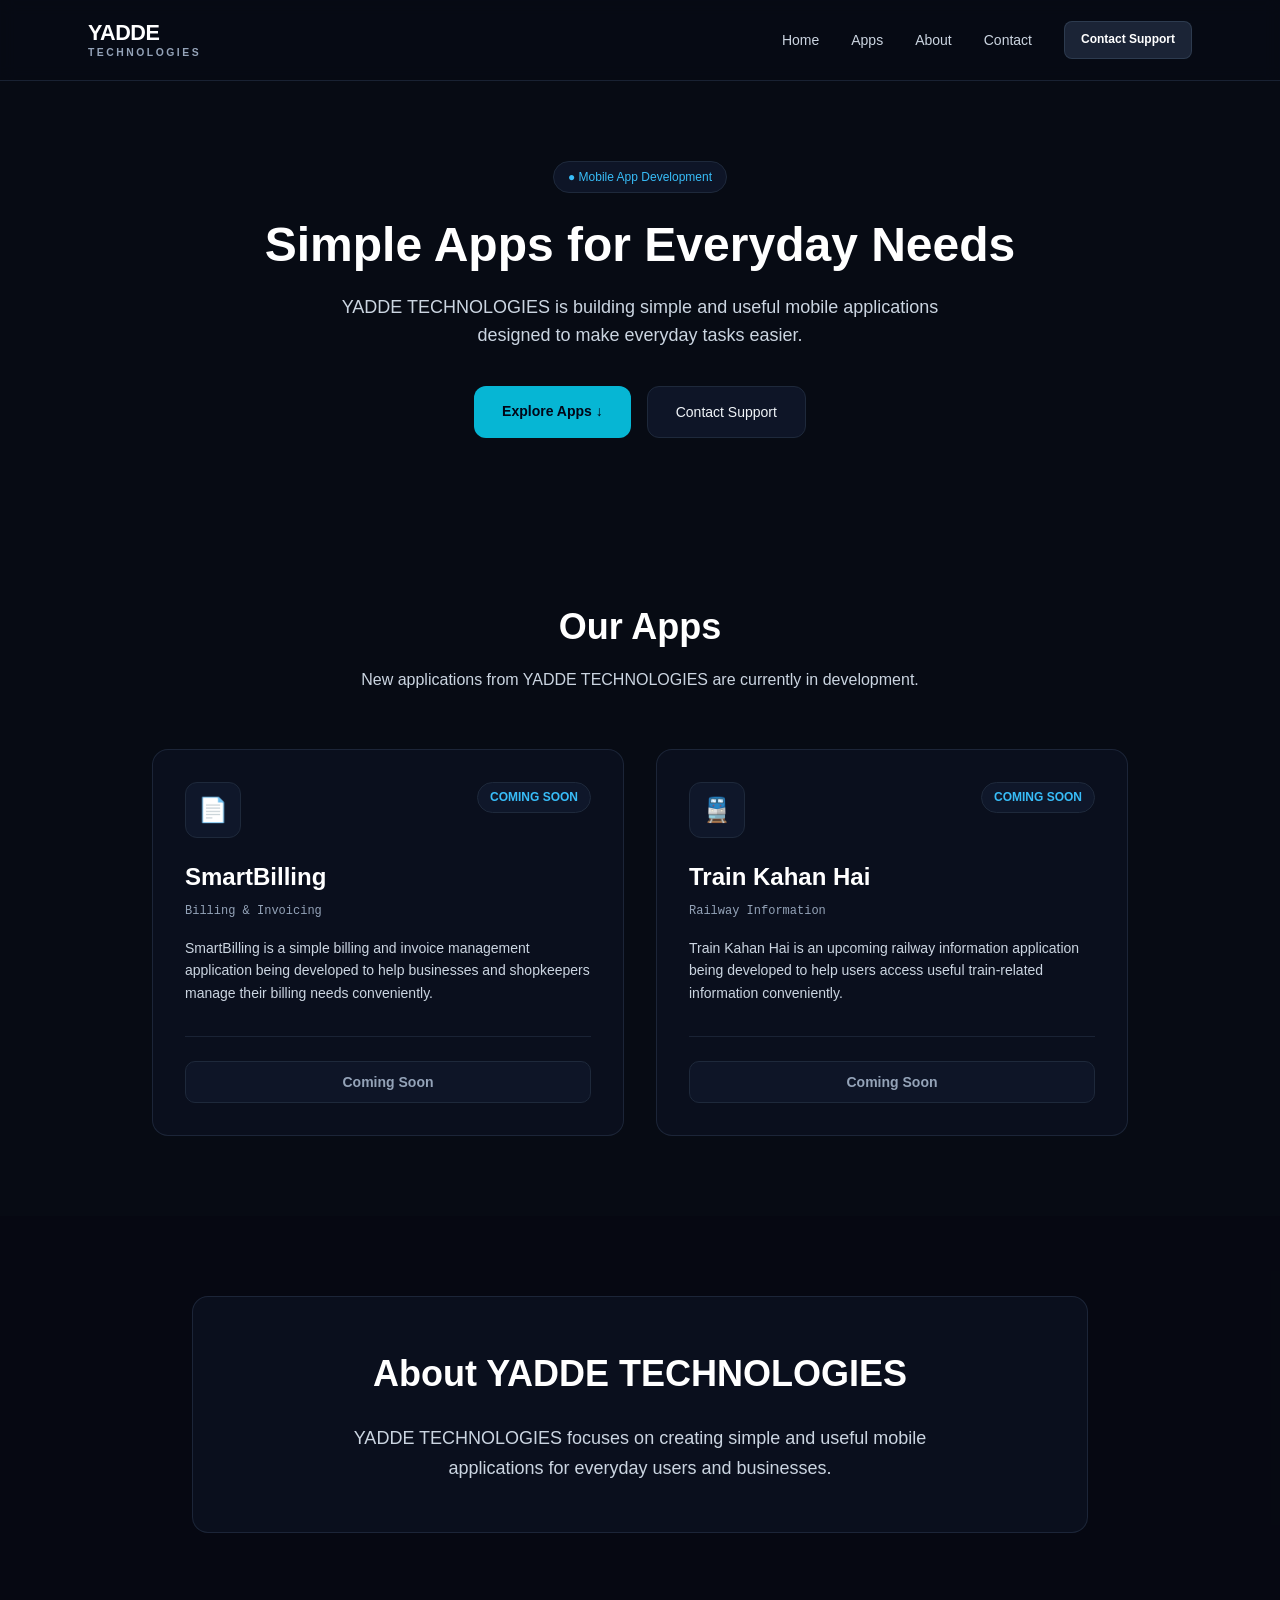
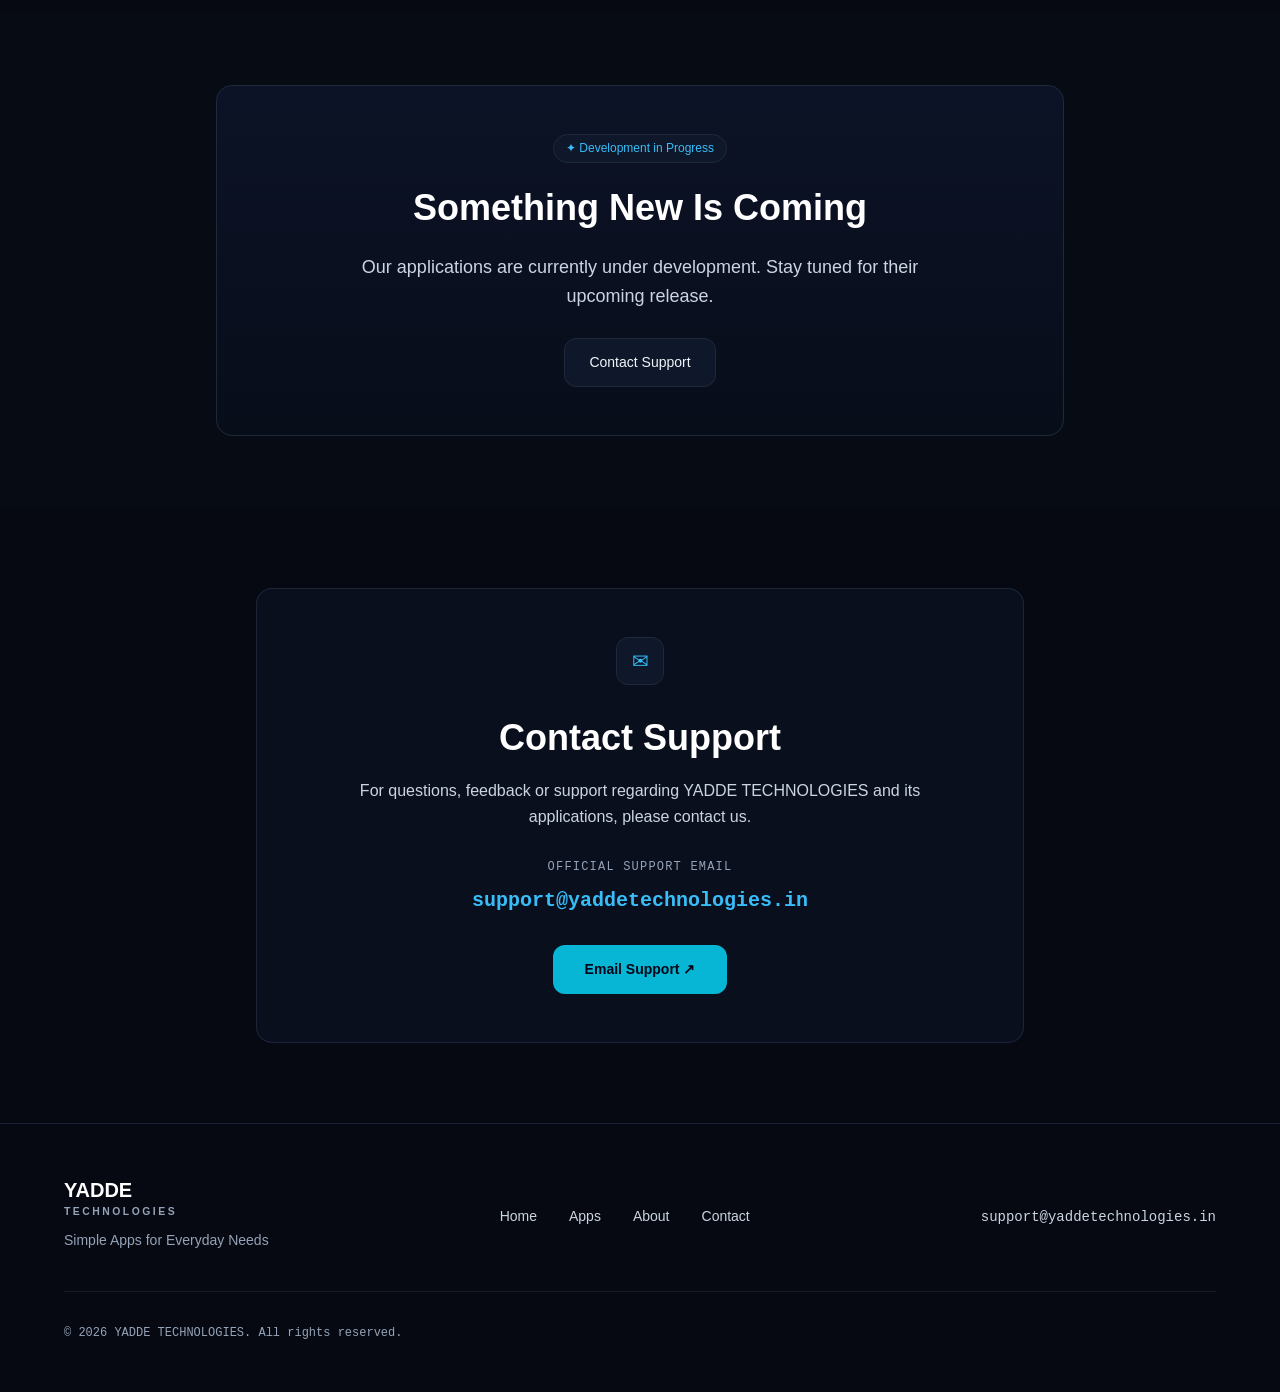
<file: index.html>
<!doctype html>
<html lang="en">
<head>
  <meta charset="UTF-8" />
  <meta name="viewport" content="width=device-width, initial-scale=1.0" />
  <title>YADDE TECHNOLOGIES | Official Website</title>
  <meta
    name="description"
    content="Official website of YADDE TECHNOLOGIES. Discover our upcoming mobile applications SmartBilling and Train Kahan Hai."
  />
  <meta name="author" content="YADDE TECHNOLOGIES" />
  <meta name="robots" content="index, follow" />
  <link rel="canonical" href="https://yaddetechnologies.in/" />
  <link rel="icon" type="image/svg+xml" href="./favicon.svg" />

  <!-- Open Graph / Social Media -->
  <meta property="og:type" content="website" />
  <meta property="og:url" content="https://yaddetechnologies.in/" />
  <meta property="og:title" content="YADDE TECHNOLOGIES | Official Website" />
  <meta
    property="og:description"
    content="Official website of YADDE TECHNOLOGIES. Discover our upcoming mobile applications SmartBilling and Train Kahan Hai."
  />
  <meta property="og:site_name" content="YADDE TECHNOLOGIES" />

  <!-- Twitter Card -->
  <meta name="twitter:card" content="summary" />
  <meta name="twitter:title" content="YADDE TECHNOLOGIES | Official Website" />
  <meta
    name="twitter:description"
    content="Official website of YADDE TECHNOLOGIES. Discover our upcoming mobile applications SmartBilling and Train Kahan Hai."
  />

  <!-- Critical dark theme styles: eliminates any blank screen on slow networks/disabled JS -->
  <style>
    *, *::before, *::after {
      box-sizing: border-box;
      margin: 0;
      padding: 0;
    }
    html {
      scroll-behavior: smooth;
      background-color: #070b14;
      color: #f1f5f9;
      font-size: 16px;
      -webkit-text-size-adjust: 100%;
    }
    body {
      font-family: -apple-system, BlinkMacSystemFont, "Segoe UI", Roboto, Oxygen, Ubuntu, Cantarell, "Helvetica Neue", Arial, sans-serif;
      line-height: 1.6;
      background-color: #070b14;
      color: #f1f5f9;
      min-height: 100vh;
      overflow-x: hidden;
    }
  </style>
</head>
<body>
  <div id="root">
    <!-- Clean semantic pre-rendered structure: guarantees instant paint, zero blank screen -->
    <div style="min-height: 100vh; display: flex; flex-direction: column; background-color: #070b14; color: #f1f5f9;">
      <!-- Navigation Bar -->
      <header style="position: sticky; top: 0; z-index: 50; background: rgba(7, 11, 20, 0.9); border-bottom: 1px solid rgba(30, 41, 59, 0.8); backdrop-filter: blur(8px);">
        <div style="max-width: 72rem; margin: 0 auto; padding: 0 1.5rem; height: 5rem; display: flex; align-items: center; justify-content: space-between;">
          <a href="#home" style="text-decoration: none; display: flex; flex-direction: column;">
            <span style="font-size: 1.35rem; font-weight: 800; color: #ffffff; letter-spacing: -0.02em; line-height: 1;">YADDE</span>
            <span style="font-size: 0.65rem; font-weight: 600; color: #94a3b8; letter-spacing: 0.24em; text-transform: uppercase; margin-top: 4px; line-height: 1;">TECHNOLOGIES</span>
          </a>
          <nav style="display: flex; gap: 2rem; align-items: center;">
            <a href="#home" style="color: #cbd5e1; text-decoration: none; font-size: 0.875rem; font-weight: 500;">Home</a>
            <a href="#apps" style="color: #cbd5e1; text-decoration: none; font-size: 0.875rem; font-weight: 500;">Apps</a>
            <a href="#about" style="color: #cbd5e1; text-decoration: none; font-size: 0.875rem; font-weight: 500;">About</a>
            <a href="#contact" style="color: #cbd5e1; text-decoration: none; font-size: 0.875rem; font-weight: 500;">Contact</a>
            <a href="mailto:support@yaddetechnologies.in" style="background: rgba(30, 41, 59, 0.9); border: 1px solid rgba(51, 65, 85, 0.8); color: #ffffff; padding: 0.5rem 1rem; border-radius: 8px; font-size: 0.75rem; font-weight: 600; text-decoration: none;">Contact Support</a>
          </nav>
        </div>
      </header>

      <!-- Main Content -->
      <main style="flex: 1;">
        <!-- Hero Section -->
        <section id="home" style="padding: 5rem 1.5rem; text-align: center; max-width: 56rem; margin: 0 auto;">
          <div style="display: inline-block; padding: 0.35rem 0.85rem; border-radius: 9999px; background: rgba(15, 23, 42, 0.9); border: 1px solid #1e293b; font-size: 0.75rem; color: #38bdf8; margin-bottom: 1.5rem;">
            ● Mobile App Development
          </div>
          <h1 style="font-size: 3rem; font-weight: 800; color: #ffffff; line-height: 1.15; margin-bottom: 1.25rem;">
            Simple Apps for Everyday Needs
          </h1>
          <p style="font-size: 1.125rem; color: #cbd5e1; max-width: 42rem; margin: 0 auto 2.25rem; line-height: 1.6;">
            YADDE TECHNOLOGIES is building simple and useful mobile applications designed to make everyday tasks easier.
          </p>
          <div style="display: flex; gap: 1rem; justify-content: center; flex-wrap: wrap;">
            <a href="#apps" style="background: #06b6d4; color: #020617; padding: 0.85rem 1.75rem; border-radius: 12px; font-weight: 600; font-size: 0.875rem; text-decoration: none;">Explore Apps ↓</a>
            <a href="mailto:support@yaddetechnologies.in" style="background: rgba(15, 23, 42, 0.9); border: 1px solid #1e293b; color: #f1f5f9; padding: 0.85rem 1.75rem; border-radius: 12px; font-weight: 500; font-size: 0.875rem; text-decoration: none;">Contact Support</a>
          </div>
        </section>

        <!-- Apps Section -->
        <section id="apps" style="padding: 5rem 1.5rem; max-width: 64rem; margin: 0 auto;">
          <div style="text-align: center; margin-bottom: 3.5rem;">
            <h2 style="font-size: 2.25rem; font-weight: 800; color: #ffffff; margin-bottom: 0.75rem;">Our Apps</h2>
            <p style="color: #cbd5e1; font-size: 1rem;">New applications from YADDE TECHNOLOGIES are currently in development.</p>
          </div>
          <div style="display: grid; grid-template-columns: repeat(auto-fit, minmax(320px, 1fr)); gap: 2rem;">
            <!-- App Card 1: SmartBilling -->
            <article style="background: #0a0f1d; border: 1px solid rgba(30, 41, 59, 0.9); border-radius: 16px; padding: 2rem; display: flex; flex-direction: column; justify-content: space-between;">
              <div>
                <div style="display: flex; justify-content: space-between; align-items: flex-start; margin-bottom: 1.25rem;">
                  <div style="width: 3.5rem; height: 3.5rem; border-radius: 12px; background: #0f172a; border: 1px solid #1e293b; display: flex; align-items: center; justify-content: center; font-size: 1.5rem; color: #38bdf8;">📄</div>
                  <span style="background: #0f172a; border: 1px solid #1e293b; color: #38bdf8; font-size: 0.75rem; font-weight: 600; padding: 0.3rem 0.75rem; border-radius: 9999px;">COMING SOON</span>
                </div>
                <h3 style="font-size: 1.5rem; font-weight: 700; color: #ffffff; margin-bottom: 0.35rem;">SmartBilling</h3>
                <div style="font-size: 0.75rem; color: #94a3b8; font-family: monospace; margin-bottom: 1rem;">Billing & Invoicing</div>
                <p style="font-size: 0.875rem; color: #cbd5e1; line-height: 1.6;">SmartBilling is a simple billing and invoice management application being developed to help businesses and shopkeepers manage their billing needs conveniently.</p>
              </div>
              <div style="margin-top: 2rem; padding-top: 1.5rem; border-top: 1px solid rgba(30, 41, 59, 0.8);">
                <button type="button" disabled style="width: 100%; padding: 0.75rem; border-radius: 10px; font-size: 0.875rem; font-weight: 600; color: #94a3b8; background: rgba(15, 23, 42, 0.8); border: 1px solid #1e293b; cursor: not-allowed;">Coming Soon</button>
              </div>
            </article>

            <!-- App Card 2: Train Kahan Hai -->
            <article style="background: #0a0f1d; border: 1px solid rgba(30, 41, 59, 0.9); border-radius: 16px; padding: 2rem; display: flex; flex-direction: column; justify-content: space-between;">
              <div>
                <div style="display: flex; justify-content: space-between; align-items: flex-start; margin-bottom: 1.25rem;">
                  <div style="width: 3.5rem; height: 3.5rem; border-radius: 12px; background: #0f172a; border: 1px solid #1e293b; display: flex; align-items: center; justify-content: center; font-size: 1.5rem; color: #38bdf8;">🚆</div>
                  <span style="background: #0f172a; border: 1px solid #1e293b; color: #38bdf8; font-size: 0.75rem; font-weight: 600; padding: 0.3rem 0.75rem; border-radius: 9999px;">COMING SOON</span>
                </div>
                <h3 style="font-size: 1.5rem; font-weight: 700; color: #ffffff; margin-bottom: 0.35rem;">Train Kahan Hai</h3>
                <div style="font-size: 0.75rem; color: #94a3b8; font-family: monospace; margin-bottom: 1rem;">Railway Information</div>
                <p style="font-size: 0.875rem; color: #cbd5e1; line-height: 1.6;">Train Kahan Hai is an upcoming railway information application being developed to help users access useful train-related information conveniently.</p>
              </div>
              <div style="margin-top: 2rem; padding-top: 1.5rem; border-top: 1px solid rgba(30, 41, 59, 0.8);">
                <button type="button" disabled style="width: 100%; padding: 0.75rem; border-radius: 10px; font-size: 0.875rem; font-weight: 600; color: #94a3b8; background: rgba(15, 23, 42, 0.8); border: 1px solid #1e293b; cursor: not-allowed;">Coming Soon</button>
              </div>
            </article>
          </div>
        </section>

        <!-- About Section -->
        <section id="about" style="padding: 5rem 1.5rem; background: rgba(5, 8, 17, 0.6);">
          <div style="max-w-width: 56rem; max-width: 56rem; margin: 0 auto; background: #0a0f1d; border: 1px solid rgba(30, 41, 59, 0.9); border-radius: 16px; padding: 3rem 2rem; text-align: center;">
            <h2 style="font-size: 2.25rem; font-weight: 800; color: #ffffff; margin-bottom: 1.25rem;">About YADDE TECHNOLOGIES</h2>
            <p style="font-size: 1.125rem; color: #cbd5e1; max-width: 42rem; margin: 0 auto; line-height: 1.7;">
              YADDE TECHNOLOGIES focuses on creating simple and useful mobile applications for everyday users and businesses.
            </p>
          </div>
        </section>

        <!-- Coming Soon Section -->
        <section id="coming-soon" style="padding: 4.5rem 1.5rem; max-width: 56rem; margin: 0 auto;">
          <div style="background: linear-gradient(180deg, #0c1326 0%, #080d1a 100%); border: 1px solid #1e293b; border-radius: 16px; padding: 3rem 2rem; text-align: center;">
            <div style="display: inline-block; padding: 0.25rem 0.75rem; border-radius: 9999px; background: #0f172a; border: 1px solid #1e293b; font-size: 0.75rem; color: #38bdf8; margin-bottom: 1rem;">
              ✦ Development in Progress
            </div>
            <h2 style="font-size: 2.25rem; font-weight: 800; color: #ffffff; margin-bottom: 1rem;">Something New Is Coming</h2>
            <p style="font-size: 1.125rem; color: #cbd5e1; max-width: 36rem; margin: 0 auto 1.75rem; line-height: 1.6;">
              Our applications are currently under development. Stay tuned for their upcoming release.
            </p>
            <a href="mailto:support@yaddetechnologies.in" style="display: inline-flex; align-items: center; gap: 0.5rem; background: #0f172a; border: 1px solid #1e293b; color: #f1f5f9; padding: 0.75rem 1.5rem; border-radius: 12px; font-weight: 500; font-size: 0.875rem; text-decoration: none;">Contact Support</a>
          </div>
        </section>

        <!-- Contact Support Section -->
        <section id="contact" style="padding: 5rem 1.5rem; background: rgba(5, 8, 17, 0.6);">
          <div style="max-width: 48rem; margin: 0 auto; background: #0a0f1d; border: 1px solid rgba(30, 41, 59, 0.9); border-radius: 16px; padding: 3rem 2rem; text-align: center;">
            <div style="width: 3rem; height: 3rem; border-radius: 12px; background: #0f172a; border: 1px solid #1e293b; display: flex; align-items: center; justify-content: center; margin: 0 auto 1.5rem; color: #38bdf8; font-size: 1.25rem;">✉</div>
            <h2 style="font-size: 2.25rem; font-weight: 800; color: #ffffff; margin-bottom: 0.75rem;">Contact Support</h2>
            <p style="font-size: 1rem; color: #cbd5e1; max-width: 36rem; margin: 0 auto 1.75rem; line-height: 1.6;">
              For questions, feedback or support regarding YADDE TECHNOLOGIES and its applications, please contact us.
            </p>
            <div style="margin-bottom: 1.75rem;">
              <div style="font-size: 0.75rem; font-family: monospace; text-transform: uppercase; letter-spacing: 0.1em; color: #94a3b8; margin-bottom: 0.5rem;">Official Support Email</div>
              <a href="mailto:support@yaddetechnologies.in" style="font-size: 1.25rem; font-family: monospace; font-weight: 600; color: #38bdf8; text-decoration: none;">support@yaddetechnologies.in</a>
            </div>
            <div>
              <a href="mailto:support@yaddetechnologies.in" style="background: #06b6d4; color: #020617; padding: 0.85rem 2rem; border-radius: 12px; font-weight: 600; font-size: 0.875rem; text-decoration: none; display: inline-flex; align-items: center; gap: 0.5rem;">Email Support ↗</a>
            </div>
          </div>
        </section>
      </main>

      <!-- Footer -->
      <footer style="border-top: 1px solid rgba(30, 41, 59, 0.8); background: #060912; padding: 3.5rem 1.5rem 3rem;">
        <div style="max-width: 72rem; margin: 0 auto;">
          <div style="display: flex; justify-content: space-between; align-items: center; flex-wrap: wrap; gap: 2rem; padding-bottom: 2.5rem; border-bottom: 1px solid rgba(30, 41, 59, 0.6);">
            <div>
              <div style="font-size: 1.25rem; font-weight: 800; color: #ffffff; line-height: 1;">YADDE</div>
              <div style="font-size: 0.65rem; font-weight: 600; color: #94a3b8; letter-spacing: 0.24em; text-transform: uppercase; margin-top: 4px;">TECHNOLOGIES</div>
              <p style="font-size: 0.875rem; color: #94a3b8; margin-top: 0.5rem;">Simple Apps for Everyday Needs</p>
            </div>
            <div style="display: flex; gap: 2rem; flex-wrap: wrap;">
              <a href="#home" style="color: #cbd5e1; text-decoration: none; font-size: 0.875rem;">Home</a>
              <a href="#apps" style="color: #cbd5e1; text-decoration: none; font-size: 0.875rem;">Apps</a>
              <a href="#about" style="color: #cbd5e1; text-decoration: none; font-size: 0.875rem;">About</a>
              <a href="#contact" style="color: #cbd5e1; text-decoration: none; font-size: 0.875rem;">Contact</a>
            </div>
            <div>
              <a href="mailto:support@yaddetechnologies.in" style="color: #cbd5e1; text-decoration: none; font-family: monospace; font-size: 0.875rem;">support@yaddetechnologies.in</a>
            </div>
          </div>
          <div style="padding-top: 2rem; font-size: 0.75rem; color: #94a3b8; font-family: monospace;">
            © 2026 YADDE TECHNOLOGIES. All rights reserved.
          </div>
        </div>
      </footer>
    </div>
  </div>

  <!-- React Entry Point -->
  <script type="module" src="/src/main.tsx"></script>
</body>
</html>
</file>
